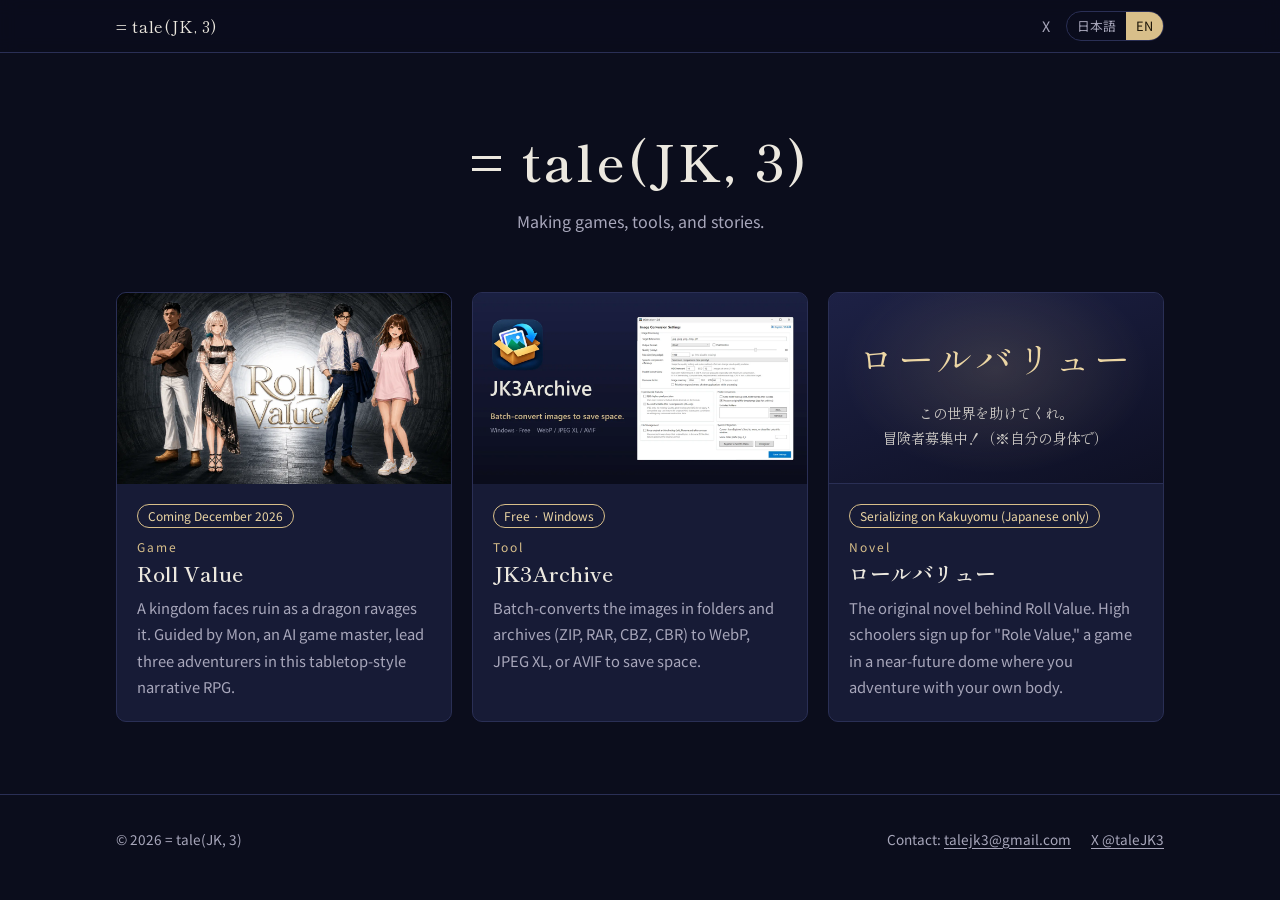
<file: index.html>
<!doctype html>
<html lang="ja" data-lang="ja">
<head>
<meta charset="utf-8">
<meta name="viewport" content="width=device-width,initial-scale=1">
<title>= tale(JK, 3)</title>
<meta name="description" content="= tale(JK, 3)（taleJK3）の作品ページ。ゲーム『Roll Value』、画像変換ツール『JK3Archive』など。">
<link rel="canonical" href="https://talejk3.com/">

<link rel="icon" type="image/png" sizes="32x32" href="/favicon-32.png">
<link rel="icon" type="image/png" sizes="16x16" href="/favicon-16.png">

<meta property="og:title" content="= tale(JK, 3)">
<meta property="og:description" content="= tale(JK, 3)（taleJK3）の作品ページ。ゲーム『Roll Value』、画像変換ツール『JK3Archive』など。">
<meta property="og:type" content="website">
<meta property="og:url" content="https://talejk3.com/">
<meta property="og:site_name" content="= tale(JK, 3)">
<meta property="og:image" content="https://talejk3.com/rollvalue/img/og-rollvalue.jpg">
<meta property="og:image:width" content="1200">
<meta property="og:image:height" content="630">
<meta name="twitter:card" content="summary_large_image">
<meta name="twitter:site" content="@taleJK3">
<meta name="twitter:image" content="https://talejk3.com/rollvalue/img/og-rollvalue.jpg">

<link rel="preconnect" href="https://fonts.googleapis.com">
<link rel="preconnect" href="https://fonts.gstatic.com" crossorigin>
<link rel="stylesheet" href="https://fonts.googleapis.com/css2?family=Noto+Sans+JP:wght@400;700&family=Shippori+Mincho:wght@600&display=swap">
<link rel="stylesheet" href="/assets/site.css">

<!-- ===== 変わりうる値はここだけで管理する ===== -->
<script>
window.SITE = {
  title: "= tale(JK, 3)",
  // 体験版をSteamで公開したら true にする
  demoLive: false,
  links: {
    x: "https://x.com/taleJK3",
    mail: "mailto:talejk3@gmail.com",
    novel: "https://kakuyomu.jp/works/11054822665122186584"
  },
  email: "talejk3@gmail.com"
};
</script>
<script src="/assets/site.js"></script>
</head>

<body>

<header class="site-header">
  <div class="wrap">
    <a class="brand" href="/">= tale(JK, 3)</a>
    <nav class="header-nav" aria-label="Site">
      <a href="https://x.com/taleJK3" data-href="links.x" target="_blank" rel="noopener">X</a>
      <span class="lang-switch" role="group" aria-label="Language">
        <button type="button" data-set-lang="ja" aria-pressed="true">日本語</button>
        <button type="button" data-set-lang="en" aria-pressed="false">EN</button>
      </span>
    </nav>
  </div>
</header>

<main>
  <section class="brand-hero">
    <div class="wrap">
      <h1>= tale(JK, 3)</h1>
      <p>
        <span lang="ja">ゲームとツールと物語をつくっています。</span>
        <span lang="en">Making games, tools, and stories.</span>
      </p>
    </div>
  </section>

  <!-- 作品カード。公開したものから追加する（種類はカード内の分類で示す） -->
  <section class="wrap works" aria-label="Works">
    <a class="work-card" href="/rollvalue/">
      <img src="/rollvalue/img/capsule.webp" width="1232" height="706" alt="">
      <div class="body">
        <span class="tag demo-live"><span lang="ja">体験版 配信中</span><span lang="en">Demo out now</span></span>
        <span class="tag demo-soon"><span lang="ja">2026年12月 発売予定</span><span lang="en">Coming December 2026</span></span>
        <p class="work-kind"><span lang="ja">ゲーム</span><span lang="en">Game</span></p>
        <h3>Roll Value</h3>
        <p>
          <span lang="ja">ドラゴンの襲来で滅亡の危機にある王国。AIゲームマスター・モンの案内で3人の冒険者を導く、テーブルトップ風の物語RPG。</span>
          <span lang="en">A kingdom faces ruin as a dragon ravages it. Guided by Mon, an AI game master, lead three adventurers in this tabletop-style narrative RPG.</span>
        </p>
      </div>
    </a>

    <a class="work-card" href="/tools/jk3archive/">
      <img lang="ja" src="/tools/jk3archive/img/card-ja.webp" width="1232" height="706" alt="">
      <img lang="en" src="/tools/jk3archive/img/card-en.webp" width="1232" height="706" alt="" loading="lazy">
      <div class="body">
        <span class="tag"><span lang="ja">無料・Windows</span><span lang="en">Free · Windows</span></span>
        <p class="work-kind"><span lang="ja">ツール</span><span lang="en">Tool</span></p>
        <h3>JK3Archive</h3>
        <p>
          <span lang="ja">フォルダや書庫（ZIP・RAR・CBZ・CBR）の中の画像をWebP・JPEG XL・AVIFへ一括変換して、容量を小さくするツール。</span>
          <span lang="en">Batch-converts the images in folders and archives (ZIP, RAR, CBZ, CBR) to WebP, JPEG XL, or AVIF to save space.</span>
        </p>
      </div>
    </a>

    <a class="work-card" href="https://kakuyomu.jp/works/11054822665122186584" data-href="links.novel" target="_blank" rel="noopener">
      <div class="novel-cover" aria-hidden="true">
        <span class="novel-cover-title">ロールバリュー</span>
        <span class="novel-cover-copy">この世界を助けてくれ。<br>冒険者募集中！（※自分の身体で）</span>
      </div>
      <div class="body">
        <span class="tag"><span lang="ja">カクヨムで連載中</span><span lang="en">Serializing on Kakuyomu (Japanese only)</span></span>
        <p class="work-kind"><span lang="ja">小説</span><span lang="en">Novel</span></p>
        <h3>ロールバリュー</h3>
        <p>
          <span lang="ja">ゲーム『Roll Value』の原作小説。近未来のドームの中、自分の身体で冒険するゲーム「ロールバリュー」に参加した高校生たちの物語。</span>
          <span lang="en">The original novel behind Roll Value. High schoolers sign up for "Role Value," a game in a near-future dome where you adventure with your own body.</span>
        </p>
      </div>
    </a>
  </section>
</main>

<footer class="footer">
  <div class="wrap">
    <span>© <span id="year">2026</span> = tale(JK, 3)</span>
    <span class="footer-links">
      <span class="footer-contact"><span lang="ja">お問い合わせ：</span><span lang="en">Contact: </span><a href="mailto:talejk3@gmail.com" data-href="links.mail" data-k="email">talejk3@gmail.com</a></span>
      <a href="https://x.com/taleJK3" target="_blank" rel="noopener">X @taleJK3</a>
    </span>
  </div>
</footer>

</body>
</html>
</file>
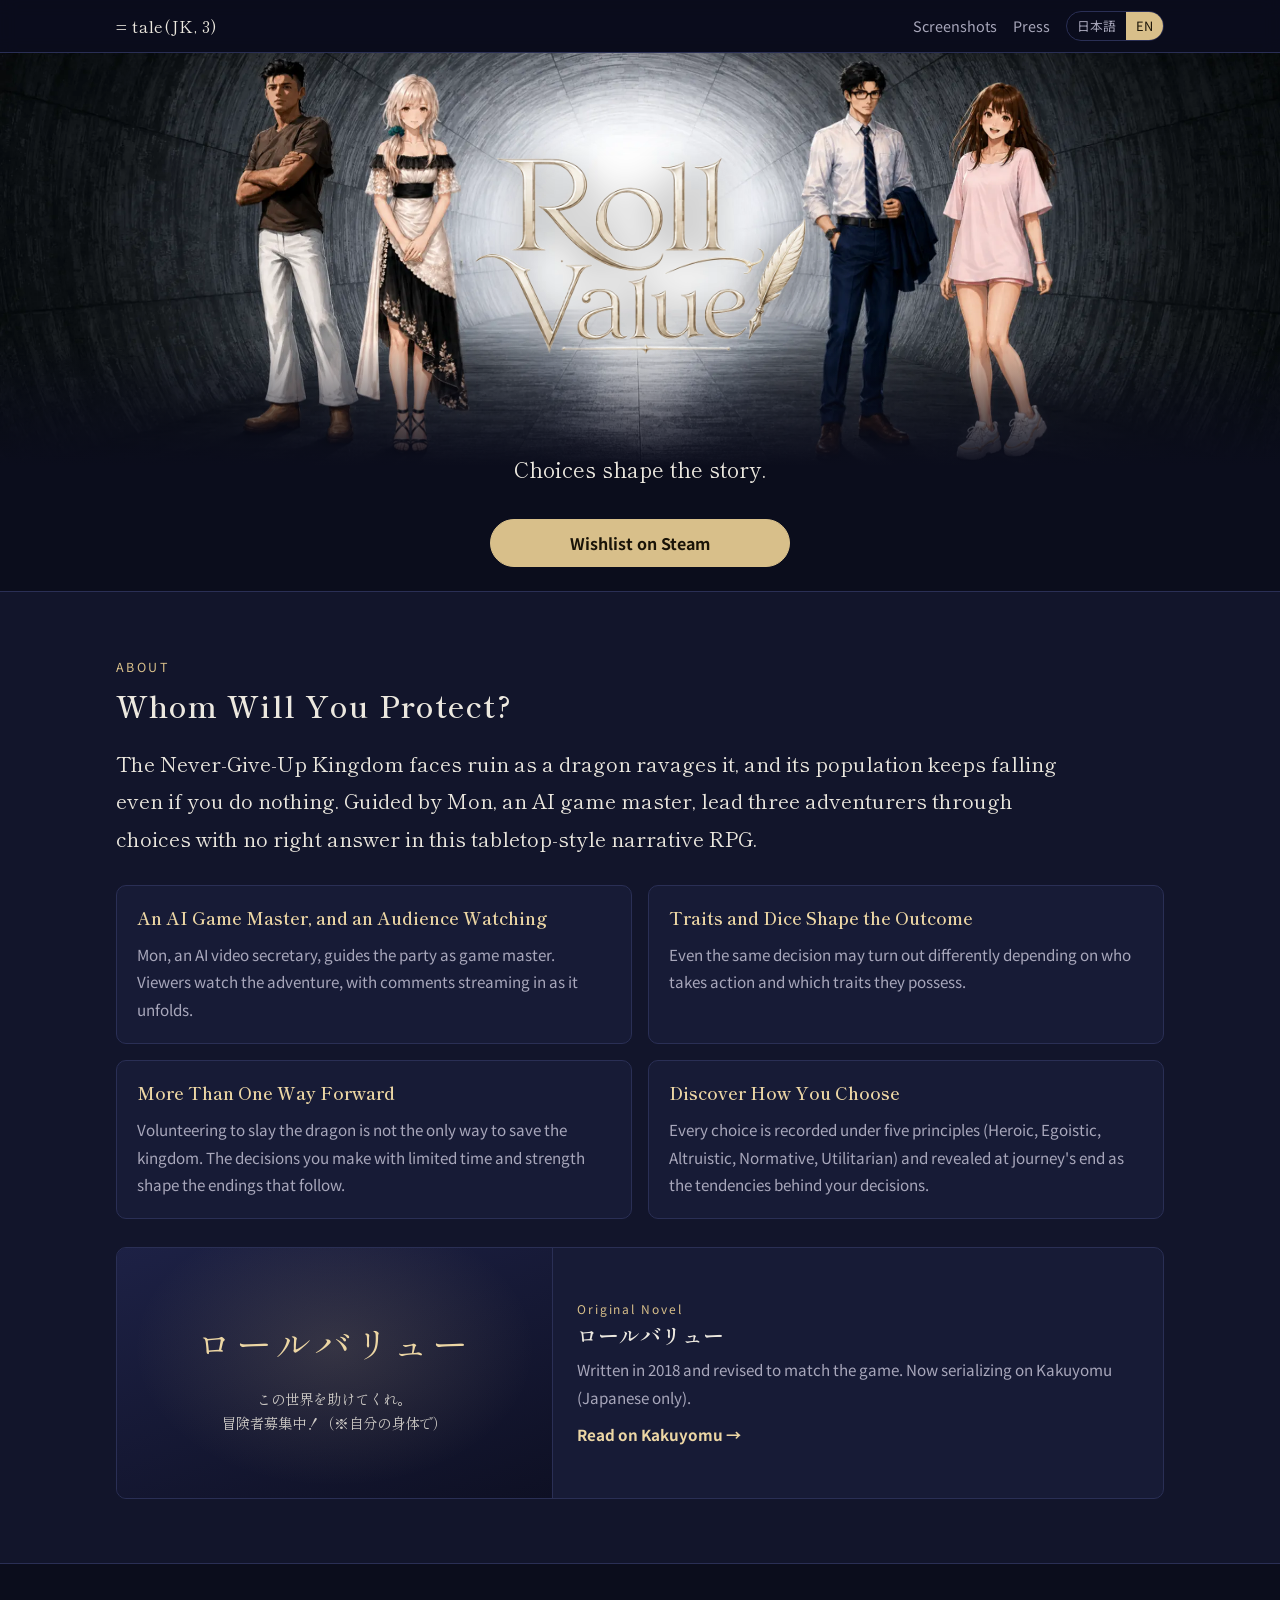
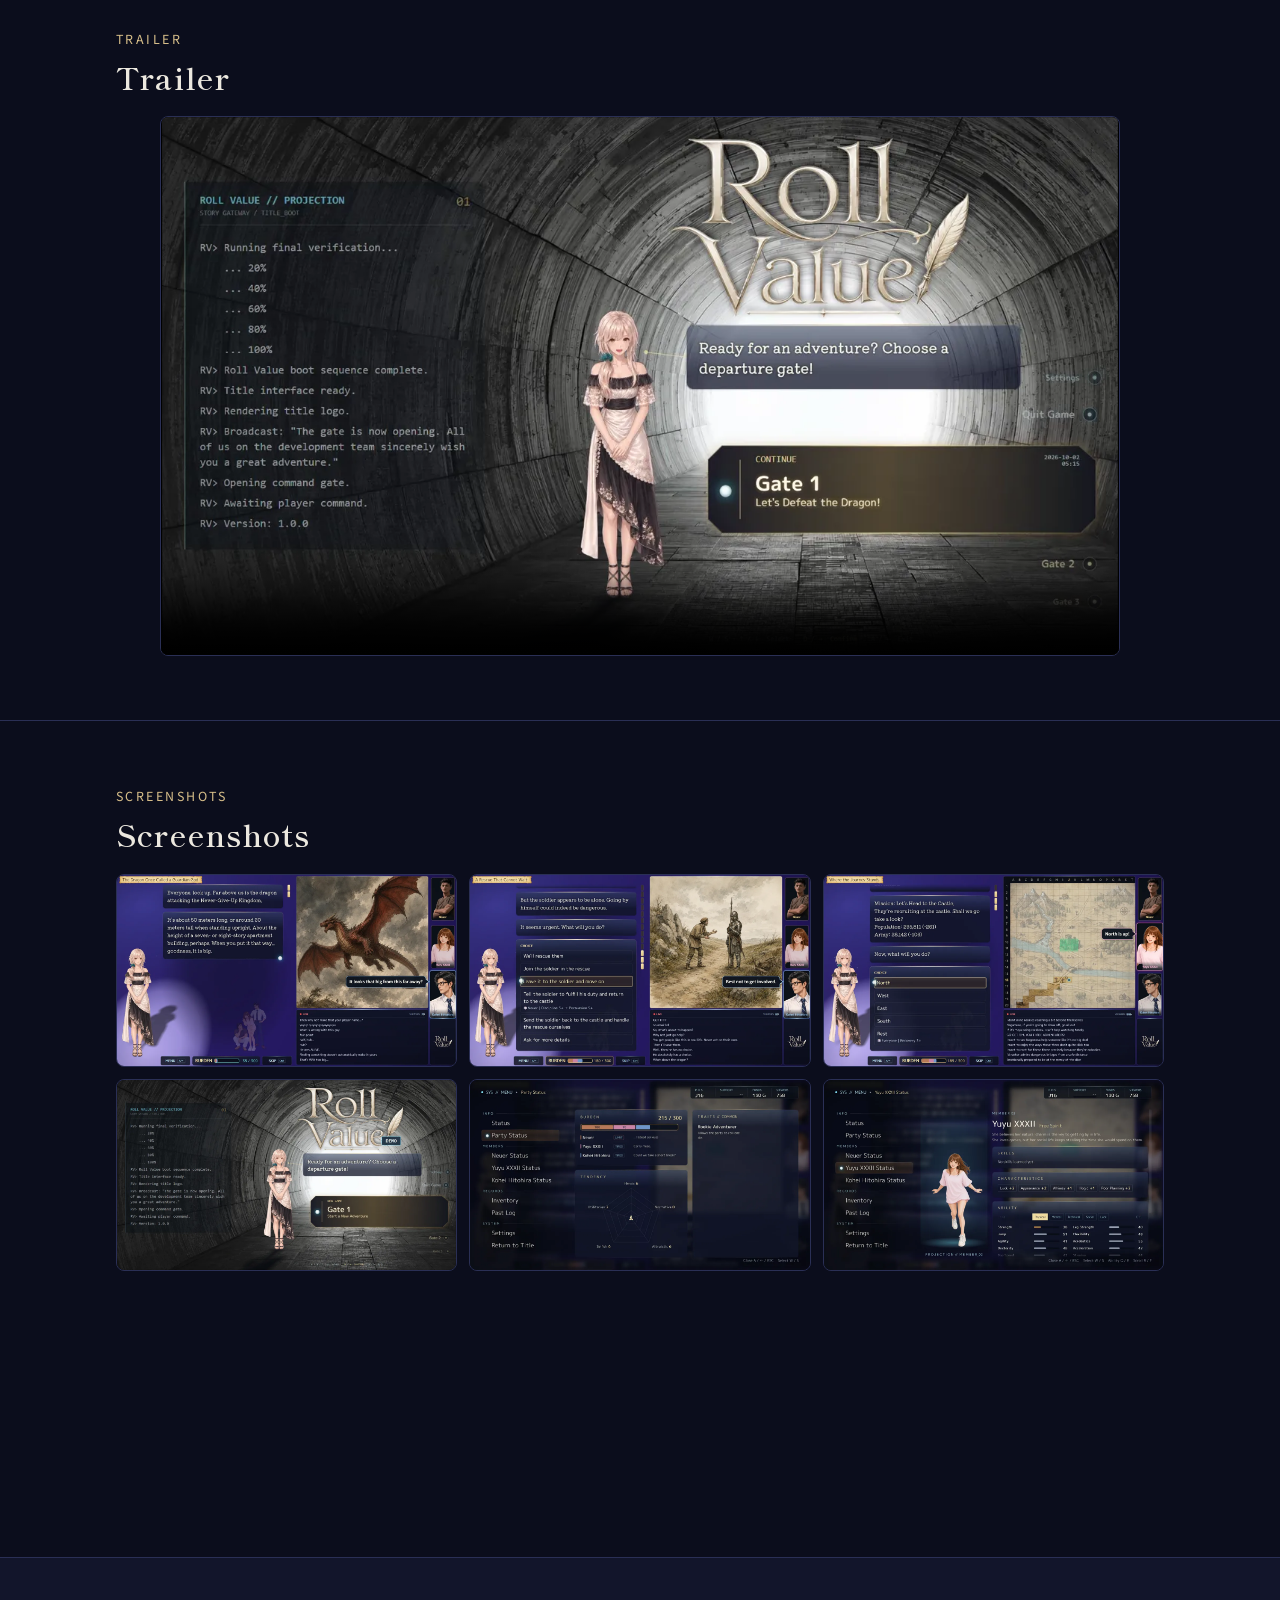
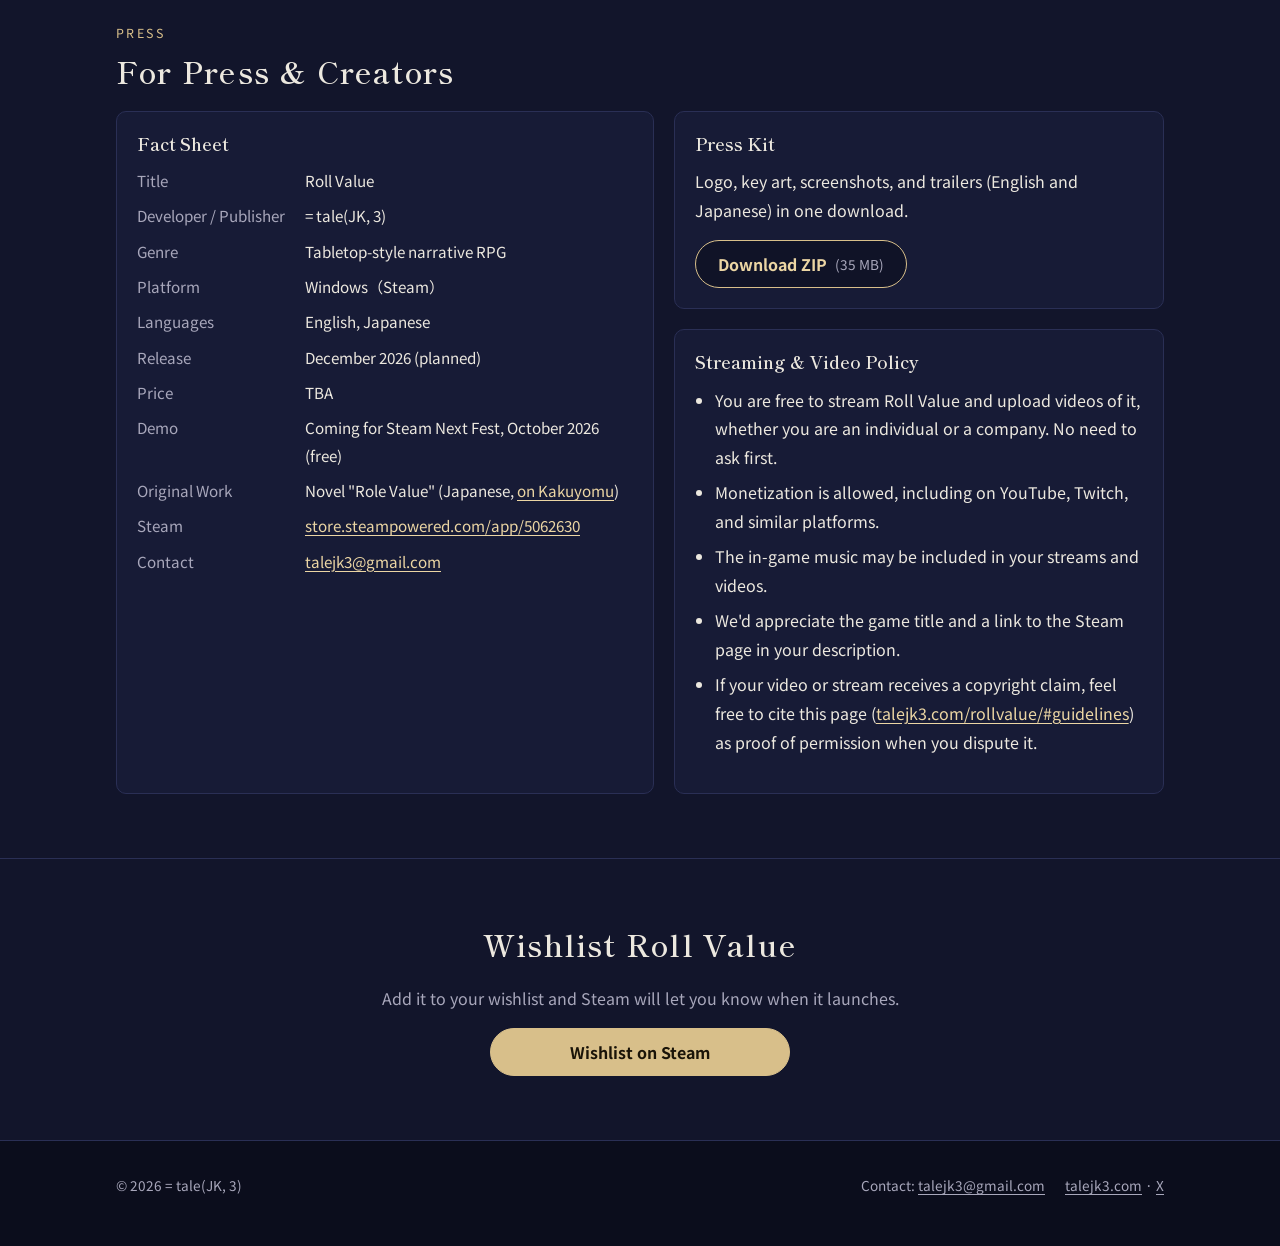
<file: rollvalue/index.html>
<!doctype html>
<html lang="ja" data-lang="ja">
<head>
<meta charset="utf-8">
<meta name="viewport" content="width=device-width,initial-scale=1">
<title>Roll Value｜= tale(JK, 3)</title>
<meta name="description" content="ドラゴンの襲来で滅亡の危機にある王国。AIゲームマスター・モンの案内で、3人の冒険者を導こう。テーブルトップ風の物語RPG『Roll Value（RollValue）』。Steamでウィッシュリスト受付中。">
<link rel="canonical" href="https://talejk3.com/rollvalue/">

<!-- 検索エンジン向けの作品情報。alternateName は「rollvalue」と詰めた検索のため -->
<script type="application/ld+json">
{
  "@context": "https://schema.org",
  "@type": "VideoGame",
  "name": "Roll Value",
  "alternateName": "RollValue",
  "url": "https://talejk3.com/rollvalue/",
  "image": "https://talejk3.com/rollvalue/img/og-rollvalue.jpg",
  "description": "ドラゴンの襲来で滅亡の危機にある王国。AIゲームマスター・モンの案内で、3人の冒険者を導く、テーブルトップ風の物語RPG。",
  "genre": ["RPG", "Adventure"],
  "gamePlatform": "PC",
  "operatingSystem": "Windows",
  "applicationCategory": "Game",
  "inLanguage": ["ja", "en"],
  "author": { "@type": "Organization", "name": "= tale(JK, 3)", "url": "https://talejk3.com/" },
  "publisher": { "@type": "Organization", "name": "= tale(JK, 3)", "url": "https://talejk3.com/" },
  "sameAs": ["https://store.steampowered.com/app/5062630/"],
  "trailer": {
    "@type": "VideoObject",
    "name": "Roll Value トレーラー",
    "description": "ドラゴンの襲来で滅亡の危機にある王国。AIゲームマスター・モンの案内で、3人の冒険者を導く、テーブルトップ風の物語RPG。",
    "thumbnailUrl": "https://talejk3.com/rollvalue/video/trailer-ja-poster.webp",
    "contentUrl": "https://talejk3.com/rollvalue/video/trailer-ja.mp4",
    "uploadDate": "2026-10-02",
    "duration": "PT51S"
  }
}
</script>

<link rel="icon" type="image/png" sizes="32x32" href="/favicon-32.png">
<link rel="icon" type="image/png" sizes="16x16" href="/favicon-16.png">

<meta property="og:title" content="Roll Value">
<meta property="og:description" content="ドラゴンの襲来で滅亡の危機にある王国。AIゲームマスター・モンの案内で、3人の冒険者を導こう。テーブルトップ風の物語RPG。Steamでウィッシュリスト受付中。">
<meta property="og:type" content="website">
<meta property="og:url" content="https://talejk3.com/rollvalue/">
<meta property="og:site_name" content="= tale(JK, 3)">
<meta property="og:image" content="https://talejk3.com/rollvalue/img/og-rollvalue.jpg">
<meta property="og:image:width" content="1200">
<meta property="og:image:height" content="630">
<meta property="og:image:alt" content="Roll Value キーアート">
<meta property="og:locale" content="ja_JP">
<meta property="og:locale:alternate" content="en_US">
<meta name="twitter:card" content="summary_large_image">
<meta name="twitter:site" content="@taleJK3">
<meta name="twitter:image" content="https://talejk3.com/rollvalue/img/og-rollvalue.jpg">

<link rel="preconnect" href="https://fonts.googleapis.com">
<link rel="preconnect" href="https://fonts.gstatic.com" crossorigin>
<link rel="stylesheet" href="https://fonts.googleapis.com/css2?family=Noto+Sans+JP:wght@400;700&family=Shippori+Mincho:wght@600&display=swap">
<link rel="stylesheet" href="/assets/site.css">

<!-- ===== 変わりうる値はここだけで管理する ===== -->
<script>
window.SITE = {
  title: { ja: "Roll Value｜= tale(JK, 3)", en: "Roll Value | = tale(JK, 3)" },
  links: {
    // Steamへのリンク。各ボタンの data-utm-content（置き場所）が utm_content として付く
    steam: "https://store.steampowered.com/app/5062630/Roll_Value/?utm_source=talejk3&utm_medium=web",
    widget: { ja: "https://store.steampowered.com/widget/5062630/?l=japanese", en: "https://store.steampowered.com/widget/5062630/?l=english" },
    x: "https://x.com/taleJK3",
    mail: "mailto:talejk3@gmail.com",
    presskit: "/rollvalue/presskit/RollValue_presskit.zip",
    novel: "https://kakuyomu.jp/works/11054822665122186584"
  },
  email: "talejk3@gmail.com",
  // 体験版をSteamで公開したら true にする（ボタンと案内文が切り替わる）
  demoLive: false,
  // Steam Next フェス（終了時刻を過ぎるとフェスの案内は自動で隠れる）
  fest: { start: "2026-10-19T10:00:00-07:00", end: "2026-10-26T10:00:00-07:00" },
  facts: {
    release: { ja: "2026年12月予定", en: "December 2026 (planned)" },
    price: { ja: "未定", en: "TBA" }
  }
};
</script>
<script src="/assets/site.js"></script>

<style>
  /* ---- ヒーロー ---- */
  .hero { position: relative; background: var(--bg); }
  .hero-art { position: relative; display: block; }
  .hero-art picture img { width: 100%; aspect-ratio: 1232 / 706; object-fit: cover; }
  .hero-art::after {
    content: ""; position: absolute; inset: auto 0 0 0; height: 30%;
    background: linear-gradient(to bottom, rgba(11,13,28,0), var(--bg));
    pointer-events: none;
  }
  .hero-logo { display: none; }
  .hero-body { position: relative; text-align: center; padding: 8px 0 24px; background: var(--bg); }
  .hero-tagline { font-family: var(--font-serif); font-size: clamp(1.05rem, .95rem + .6vw, 1.35rem); margin-bottom: 1.4em; }
  .hero-note { margin-top: 18px; font-size: .9rem; color: var(--muted); }
  .hero-note strong { color: var(--gold-strong); font-weight: 700; }

  @media (min-width: 760px) {
    .hero-art picture img { aspect-ratio: 3840 / 1240; }
    .hero-logo {
      display: block; position: absolute; left: 50%; top: 50%;
      width: min(26%, 340px); transform: translate(-50%, -52%);
      filter: drop-shadow(0 4px 18px rgba(0,0,0,.45));
    }
    .hero-body { margin-top: -24px; background: transparent; }
  }

  .hero + .section { padding-top: 8px; }

  /* ---- フェス ---- */
  .fest {
    display: grid; gap: 8px 24px; align-items: center;
    border: 1px solid var(--gold); background: linear-gradient(135deg, #1d2145, #141834);
  }
  @media (min-width: 760px) { .fest { grid-template-columns: 1fr auto; padding: 28px 32px; } }
  .fest h2 { margin-bottom: .2em; }
  .fest p { margin: 0; color: var(--muted); }
  .fest-period { color: var(--text) !important; font-weight: 700; font-size: 1.05rem; }
  .fest-badge {
    display: inline-block; font-size: .75rem; font-weight: 700; letter-spacing: .1em;
    padding: 0 10px; border-radius: 999px; background: var(--gold); color: var(--on-gold); margin-bottom: 6px;
  }
  .fest-badge[data-when] { display: none; }
  :root[data-fest="upcoming"] .fest-badge[data-when="upcoming"],
  :root[data-fest="live"] .fest-badge[data-when="live"] { display: inline-block; }

  /* ---- 特徴 ---- */
  .lead { font-family: var(--font-serif); font-size: clamp(1.1rem, 1rem + .5vw, 1.3rem); max-width: 46em; }
  .features { display: grid; gap: 16px; grid-template-columns: repeat(auto-fit, minmax(min(100%, 400px), 1fr)); margin-top: 28px; }
  .features h3 { color: var(--gold-strong); }
  .features p { margin: 0; color: var(--muted); font-size: .95rem; }

  /* ---- スクリーンショット ---- */
  .trailer video { display: block; width: 100%; height: auto; aspect-ratio: 16 / 9; max-width: 960px; margin: 0 auto; background: #000; border: 1px solid var(--line); border-radius: 8px; }

  .shots { display: grid; gap: 12px; grid-template-columns: repeat(auto-fill, minmax(min(100%, 300px), 1fr)); }
  .shots a { display: block; border-radius: 8px; overflow: hidden; border: 1px solid var(--line); }
  .shots a:hover { border-color: var(--gold); }
  .shots img { width: 100%; aspect-ratio: 16 / 9; object-fit: cover; }

  .widget { margin-top: 32px; }
  /* color-scheme を揃えないと、ダークなページでは iframe の背景が白く塗られる（角と下の白） */
  .widget iframe { display: block; width: 100%; max-width: 646px; height: 190px; border: 0; margin: 0 auto; color-scheme: normal; }
  /* Steamウィジェットは幅が固定で、スマホ幅では中で横スクロールになるため出さない（CTAで代替） */
  @media (max-width: 645px) { .widget { display: none; } }

  /* ---- プレス ---- */
  .press-grid { display: grid; gap: 20px; }
  @media (min-width: 900px) { .press-grid { grid-template-columns: 1.1fr 1fr; } }
  .facts { display: grid; grid-template-columns: max-content 1fr; gap: 8px 20px; margin: 0; font-size: .95rem; }
  .facts dt { color: var(--muted); }
  .facts dd { margin: 0; overflow-wrap: anywhere; }
  .guidelines ul { margin: 0 0 1em; padding-left: 1.2em; }
  .guidelines li { margin-bottom: .4em; }
  .kit-size { color: var(--muted); font-size: .85rem; font-weight: 400; }
  .press-card h3 { margin-top: 0; }
  .press-card + .press-card { margin-top: 20px; }


  .final-cta { text-align: center; }
  .final-cta p { color: var(--muted); }
</style>
</head>

<body>

<header class="site-header">
  <div class="wrap">
    <a class="brand" href="/">= tale(JK, 3)</a>
    <nav class="header-nav" aria-label="Page">
      <a class="nav-link" href="#screenshots"><span lang="ja">スクリーンショット</span><span lang="en">Screenshots</span></a>
      <a class="nav-link" href="#press"><span lang="ja">プレス</span><span lang="en">Press</span></a>
      <span class="lang-switch" role="group" aria-label="Language">
        <button type="button" data-set-lang="ja" aria-pressed="true">日本語</button>
        <button type="button" data-set-lang="en" aria-pressed="false">EN</button>
      </span>
    </nav>
  </div>
</header>

<main>

  <!-- ===== ヒーロー＋上部CTA ===== -->
  <section class="hero" aria-labelledby="title">
    <div class="hero-art">
      <picture>
        <source media="(min-width: 760px)" srcset="img/hero-2400.webp" width="2400" height="775">
        <img src="img/capsule.webp" width="1232" height="706" alt="" fetchpriority="high">
      </picture>
      <img class="hero-logo" src="img/logo.webp" width="800" height="480" alt="">
    </div>
    <div class="hero-body">
      <div class="wrap">
        <h1 id="title" class="visually-hidden">Roll Value</h1>
        <p class="hero-tagline">
          <span lang="ja">選択が、物語を分ける。</span>
          <span lang="en">Choices shape the story.</span>
        </p>
        <div class="btn-row">
          <a class="btn btn-primary demo-live" href="https://store.steampowered.com/app/5062630/Roll_Value/?utm_source=talejk3&amp;utm_medium=web&amp;utm_content=hero" data-href="links.steam" data-utm-content="hero" target="_blank" rel="noopener">
            <span lang="ja">体験版を今すぐプレイ</span><span lang="en">Play the Free Demo</span>
          </a>
          <a class="btn btn-secondary btn-wishlist" href="https://store.steampowered.com/app/5062630/Roll_Value/?utm_source=talejk3&amp;utm_medium=web&amp;utm_content=hero" data-href="links.steam" data-utm-content="hero" target="_blank" rel="noopener">
            <span lang="ja">ウィッシュリストに追加</span><span lang="en">Wishlist on Steam</span>
          </a>
        </div>
        <p class="hero-note" data-fest>
          <strong>Steam Next Fest</strong><span lang="ja"> に参加します：</span><span lang="en">: </span><span data-fest-period></span>
        </p>
      </div>
    </div>
  </section>

  <!-- ===== Steam Next フェス ===== -->
  <section class="section" data-fest aria-labelledby="fest-title">
    <div class="wrap">
      <div class="card fest">
        <div>
          <span class="fest-badge" data-when="upcoming"><span lang="ja">開催予定</span><span lang="en">COMING UP</span></span>
          <span class="fest-badge" data-when="live"><span lang="ja">開催中</span><span lang="en">LIVE NOW</span></span>
          <h2 id="fest-title">Steam Next Fest</h2>
          <p class="fest-period" data-fest-period></p>
          <p class="demo-live">
            <span lang="ja">体験版は公開中です。フェス期間中も、Steamから無料でプレイできます。</span>
            <span lang="en">The free demo is out now on Steam and playable throughout the festival.</span>
          </p>
          <p class="demo-soon">
            <span lang="ja">フェス期間中は、Steamで体験版を無料でプレイできます。ウィッシュリストに追加してお待ちください。</span>
            <span lang="en">Play the free demo on Steam during the festival. Wishlist now so you don't miss it.</span>
          </p>
        </div>
        <a class="btn btn-primary demo-live" href="https://store.steampowered.com/app/5062630/Roll_Value/?utm_source=talejk3&amp;utm_medium=web&amp;utm_content=fest" data-href="links.steam" data-utm-content="fest" target="_blank" rel="noopener">
          <span lang="ja">Steamで体験版をプレイ</span><span lang="en">Play the Demo on Steam</span>
        </a>
        <a class="btn btn-primary demo-soon" href="https://store.steampowered.com/app/5062630/Roll_Value/?utm_source=talejk3&amp;utm_medium=web&amp;utm_content=fest" data-href="links.steam" data-utm-content="fest" target="_blank" rel="noopener">
          <span lang="ja">ウィッシュリストに追加</span><span lang="en">Wishlist on Steam</span>
        </a>
      </div>
    </div>
  </section>

  <!-- ===== 紹介・特徴（Steamストアの説明文に合わせる） ===== -->
  <section class="section section-alt" id="about" aria-labelledby="about-title">
    <div class="wrap">
      <p class="eyebrow">About</p>
      <h2 id="about-title"><span lang="ja">誰を守り、何を優先するか</span><span lang="en">Whom Will You Protect?</span></h2>
      <p class="lead">
        <span lang="ja">ドラゴンの襲来で滅亡の危機にあるネバギブ国。何もしなくても、国の人口は減っていきます。AIゲームマスター・モンの案内で3人の冒険者の決断を導く、テーブルトップ風の物語RPGです。</span>
        <span lang="en">The Never-Give-Up Kingdom faces ruin as a dragon ravages it, and its population keeps falling even if you do nothing. Guided by Mon, an AI game master, lead three adventurers through choices with no right answer in this tabletop-style narrative RPG.</span>
      </p>
      <div class="features">
        <div class="card">
          <h3><span lang="ja">AIゲームマスターと、見守る視聴者</span><span lang="en">An AI Game Master, and an Audience Watching</span></h3>
          <p>
            <span lang="ja">冒険を案内するのは、AI映像秘書のモン。冒険の様子は視聴者に見守られ、コメントが次々と流れていきます。</span>
            <span lang="en">Mon, an AI video secretary, guides the party as game master. Viewers watch the adventure, with comments streaming in as it unfolds.</span>
          </p>
        </div>
        <div class="card">
          <h3><span lang="ja">特性とダイスが結果を変える</span><span lang="en">Traits and Dice Shape the Outcome</span></h3>
          <p>
            <span lang="ja">同じ選択肢でも、誰が挑むか、どんな特性を持っているかによって、結果は同じとは限りません。</span>
            <span lang="en">Even the same decision may turn out differently depending on who takes action and which traits they possess.</span>
          </p>
        </div>
        <div class="card">
          <h3><span lang="ja">道は一つではない</span><span lang="en">More Than One Way Forward</span></h3>
          <p>
            <span lang="ja">ドラゴン討伐に名乗りを上げるだけが、王国を救う道ではありません。限られた時間と戦力の中で積み重ねた判断が、結末へつながります。</span>
            <span lang="en">Volunteering to slay the dragon is not the only way to save the kingdom. The decisions you make with limited time and strength shape the endings that follow.</span>
          </p>
        </div>
        <div class="card">
          <h3><span lang="ja">あなたの選び方を映し出す</span><span lang="en">Discover How You Choose</span></h3>
          <p>
            <span lang="ja">選択は5つの行動原理（英雄的・利己的・利他的・規範的・功利的）として記録され、旅の終わりに選択の傾向として示されます。</span>
            <span lang="en">Every choice is recorded under five principles (Heroic, Egoistic, Altruistic, Normative, Utilitarian) and revealed at journey's end as the tendencies behind your decisions.</span>
          </p>
        </div>
      </div>

      <!-- 原作小説（カクヨム） -->
      <a class="card novel-banner" href="https://kakuyomu.jp/works/11054822665122186584" data-href="links.novel" target="_blank" rel="noopener">
        <div class="novel-cover" aria-hidden="true">
        <span class="novel-cover-title">ロールバリュー</span>
        <span class="novel-cover-copy">この世界を助けてくれ。<br>冒険者募集中！（※自分の身体で）</span>
      </div>
        <div class="body">
          <p class="work-kind"><span lang="ja">原作小説</span><span lang="en">Original Novel</span></p>
          <h3>ロールバリュー</h3>
          <p>
            <span lang="ja">2018年に書かれた原作を、ゲームにあわせて改稿。カクヨムで連載中です。</span>
            <span lang="en">Written in 2018 and revised to match the game. Now serializing on Kakuyomu (Japanese only).</span>
          </p>
          <span class="more"><span lang="ja">カクヨムで読む →</span><span lang="en">Read on Kakuyomu →</span></span>
        </div>
      </a>
    </div>
  </section>

  <!-- ===== トレーラー（Steamストアと同じもの。web用に圧縮） ===== -->
  <section class="section" id="trailer" aria-labelledby="trailer-title">
    <div class="wrap">
      <p class="eyebrow">Trailer</p>
      <h2 id="trailer-title"><span lang="ja">トレーラー</span><span lang="en">Trailer</span></h2>
      <div class="trailer">
        <video lang="ja" controls playsinline preload="none" width="1920" height="1080" poster="video/trailer-ja-poster.webp">
          <source src="video/trailer-ja.mp4" type="video/mp4">
        </video>
        <video lang="en" controls playsinline preload="none" width="1920" height="1080" poster="video/trailer-en-poster.webp">
          <source src="video/trailer-en.mp4" type="video/mp4">
        </video>
      </div>
    </div>
  </section>

  <!-- ===== スクリーンショット ===== -->
  <section class="section" id="screenshots" aria-labelledby="ss-title">
    <div class="wrap">
      <p class="eyebrow">Screenshots</p>
      <h2 id="ss-title"><span lang="ja">スクリーンショット</span><span lang="en">Screenshots</span></h2>
      <div class="shots">
        <a lang="ja" href="img/ss-01-jp.webp" target="_blank"><img src="img/ss-01-jp.webp" width="1280" height="720" loading="lazy" alt="進行画面：ゲームマスターのモンがドラゴンについて話す"></a>
        <a lang="en" href="img/ss-01-en.webp" target="_blank"><img src="img/ss-01-en.webp" width="1280" height="720" loading="lazy" alt="Gameplay: Mon, the game master, describes a dragon"></a>
        <a lang="ja" href="img/ss-02-jp.webp" target="_blank"><img src="img/ss-02-jp.webp" width="1280" height="720" loading="lazy" alt="選択肢の画面"></a>
        <a lang="en" href="img/ss-02-en.webp" target="_blank"><img src="img/ss-02-en.webp" width="1280" height="720" loading="lazy" alt="Choosing an action"></a>
        <a lang="ja" href="img/ss-03-jp.webp" target="_blank"><img src="img/ss-03-jp.webp" width="1280" height="720" loading="lazy" alt="マップと移動先の選択"></a>
        <a lang="en" href="img/ss-03-en.webp" target="_blank"><img src="img/ss-03-en.webp" width="1280" height="720" loading="lazy" alt="Map and choosing where to go"></a>
        <a lang="ja" href="img/ss-06-jp.webp" target="_blank"><img src="img/ss-06-jp.webp" width="1280" height="720" loading="lazy" alt="タイトル画面"></a>
        <a lang="en" href="img/ss-06-en.webp" target="_blank"><img src="img/ss-06-en.webp" width="1280" height="720" loading="lazy" alt="Title screen"></a>
        <a lang="ja" href="img/ss-07-jp.webp" target="_blank"><img src="img/ss-07-jp.webp" width="1280" height="720" loading="lazy" alt="共通ステータス画面"></a>
        <a lang="en" href="img/ss-07-en.webp" target="_blank"><img src="img/ss-07-en.webp" width="1280" height="720" loading="lazy" alt="Party status screen"></a>
        <a lang="ja" href="img/ss-08-jp.webp" target="_blank"><img src="img/ss-08-jp.webp" width="1280" height="720" loading="lazy" alt="キャラクターのステータス画面"></a>
        <a lang="en" href="img/ss-08-en.webp" target="_blank"><img src="img/ss-08-en.webp" width="1280" height="720" loading="lazy" alt="Character status screen"></a>
      </div>


      <div class="widget">
        <iframe src="https://store.steampowered.com/widget/5062630/?l=japanese" data-src="links.widget" title="Roll Value on Steam" loading="lazy"></iframe>
      </div>
    </div>
  </section>

  <!-- ===== プレス ===== -->
  <section class="section section-alt" id="press" aria-labelledby="press-title">
    <div class="wrap">
      <p class="eyebrow">Press</p>
      <h2 id="press-title"><span lang="ja">プレス・配信者の方へ</span><span lang="en">For Press &amp; Creators</span></h2>
      <div class="press-grid">

        <div class="card">
          <h3><span lang="ja">ファクトシート</span><span lang="en">Fact Sheet</span></h3>
          <dl class="facts">
            <dt><span lang="ja">タイトル</span><span lang="en">Title</span></dt>
            <dd>Roll Value</dd>
            <dt><span lang="ja">開発・販売</span><span lang="en">Developer / Publisher</span></dt>
            <dd>= tale(JK, 3)</dd>
            <dt><span lang="ja">ジャンル</span><span lang="en">Genre</span></dt>
            <dd><span lang="ja">テーブルトップ風の物語RPG</span><span lang="en">Tabletop-style narrative RPG</span></dd>
            <dt><span lang="ja">対応OS</span><span lang="en">Platform</span></dt>
            <dd>Windows（Steam）</dd>
            <dt><span lang="ja">対応言語</span><span lang="en">Languages</span></dt>
            <dd><span lang="ja">日本語、英語</span><span lang="en">English, Japanese</span></dd>
            <dt><span lang="ja">発売時期</span><span lang="en">Release</span></dt>
            <dd data-k="facts.release">2026年12月予定</dd>
            <dt><span lang="ja">価格</span><span lang="en">Price</span></dt>
            <dd data-k="facts.price">未定</dd>
            <dt><span lang="ja">体験版</span><span lang="en">Demo</span></dt>
            <dd class="demo-live"><span lang="ja">Steamで配信中（無料）</span><span lang="en">Available now on Steam (free)</span></dd>
            <dd class="demo-soon"><span lang="ja">Steam Next フェス（2026年10月）に向けて公開予定（無料）</span><span lang="en">Coming for Steam Next Fest, October 2026 (free)</span></dd>
            <dt><span lang="ja">原作</span><span lang="en">Original Work</span></dt>
            <dd><span lang="ja">小説『ロールバリュー』（</span><span lang="en">Novel "Role Value" (Japanese, </span><a href="https://kakuyomu.jp/works/11054822665122186584" data-href="links.novel" target="_blank" rel="noopener"><span lang="ja">カクヨムで連載中</span><span lang="en">on Kakuyomu</span></a><span lang="ja">）</span><span lang="en">)</span></dd>
            <dt>Steam</dt>
            <dd><a href="https://store.steampowered.com/app/5062630/Roll_Value/?utm_source=talejk3&amp;utm_medium=web&amp;utm_content=factsheet" data-href="links.steam" data-utm-content="factsheet" target="_blank" rel="noopener">store.steampowered.com/app/5062630</a></dd>
            <dt><span lang="ja">連絡先</span><span lang="en">Contact</span></dt>
            <dd><a href="mailto:talejk3@gmail.com" data-href="links.mail" data-k="email">talejk3@gmail.com</a></dd>
          </dl>
        </div>

        <div>
          <div class="card press-card">
            <h3><span lang="ja">プレスキット</span><span lang="en">Press Kit</span></h3>
            <p>
              <span lang="ja">ロゴ、キーアート、スクリーンショット、トレーラー（日本語・英語）をまとめてダウンロードできます。</span>
              <span lang="en">Logo, key art, screenshots, and trailers (English and Japanese) in one download.</span>
            </p>
            <a class="btn btn-secondary" href="/rollvalue/presskit/RollValue_presskit.zip" data-href="links.presskit" download>
              <span lang="ja">ZIPをダウンロード</span><span lang="en">Download ZIP</span>
              <span class="kit-size">(35 MB)</span>
            </a>
          </div>

          <div class="card press-card guidelines" id="guidelines">
            <h3>
              <span lang="ja">配信・動画のガイドライン</span><span lang="en">Streaming &amp; Video Policy</span>
            </h3>
            <ul lang="ja">
              <li>本作の配信・実況動画の投稿は、個人・法人を問わず自由に行えます。事前の連絡は不要です。</li>
              <li>収益化も可能です（YouTube、Twitch、ニコニコ動画などの収益化機能を含みます）。</li>
              <li>ゲーム内の音楽を含めて配信できます。</li>
              <li>概要欄などに、タイトル名とSteamストアへのリンクを記載していただけると嬉しいです。</li>
              <li>動画や配信に権利の申し立てを受けた場合は、このページ（<a href="https://talejk3.com/rollvalue/?lang=ja#guidelines">talejk3.com/rollvalue/#guidelines</a>）を許諾の根拠として、異議申し立てにお使いください。</li>
            </ul>
            <ul lang="en">
              <li>You are free to stream Roll Value and upload videos of it, whether you are an individual or a company. No need to ask first.</li>
              <li>Monetization is allowed, including on YouTube, Twitch, and similar platforms.</li>
              <li>The in-game music may be included in your streams and videos.</li>
              <li>We'd appreciate the game title and a link to the Steam page in your description.</li>
              <li>If your video or stream receives a copyright claim, feel free to cite this page (<a href="https://talejk3.com/rollvalue/?lang=en#guidelines">talejk3.com/rollvalue/#guidelines</a>) as proof of permission when you dispute it.</li>
            </ul>
          </div>
        </div>

      </div>
    </div>
  </section>

  <!-- ===== 下部CTA ===== -->
  <section class="section section-alt final-cta" aria-label="Steam">
    <div class="wrap">
      <h2 class="demo-live"><span lang="ja">体験版、配信中</span><span lang="en">Play the Demo Now</span></h2>
      <h2 class="demo-soon"><span lang="ja">ウィッシュリストで応援を</span><span lang="en">Wishlist Roll Value</span></h2>
      <p>
        <span lang="ja">ウィッシュリストに追加すると、発売時にSteamからお知らせが届きます。</span>
        <span lang="en">Add it to your wishlist and Steam will let you know when it launches.</span>
      </p>
      <div class="btn-row">
        <a class="btn btn-primary demo-live" href="https://store.steampowered.com/app/5062630/Roll_Value/?utm_source=talejk3&amp;utm_medium=web&amp;utm_content=bottom" data-href="links.steam" data-utm-content="bottom" target="_blank" rel="noopener">
          <span lang="ja">体験版を今すぐプレイ</span><span lang="en">Play the Free Demo</span>
        </a>
        <a class="btn btn-secondary btn-wishlist" href="https://store.steampowered.com/app/5062630/Roll_Value/?utm_source=talejk3&amp;utm_medium=web&amp;utm_content=bottom" data-href="links.steam" data-utm-content="bottom" target="_blank" rel="noopener">
          <span lang="ja">ウィッシュリストに追加</span><span lang="en">Wishlist on Steam</span>
        </a>
      </div>
    </div>
  </section>

</main>

<footer class="footer">
  <div class="wrap">
    <span>© <span id="year">2026</span> = tale(JK, 3)</span>
    <span class="footer-links">
      <span class="footer-contact"><span lang="ja">お問い合わせ：</span><span lang="en">Contact: </span><a href="mailto:talejk3@gmail.com" data-href="links.mail" data-k="email">talejk3@gmail.com</a></span>
      <span><a href="/">talejk3.com</a> · <a href="https://x.com/taleJK3" target="_blank" rel="noopener">X</a></span>
    </span>
  </div>
</footer>

</body>
</html>
</file>
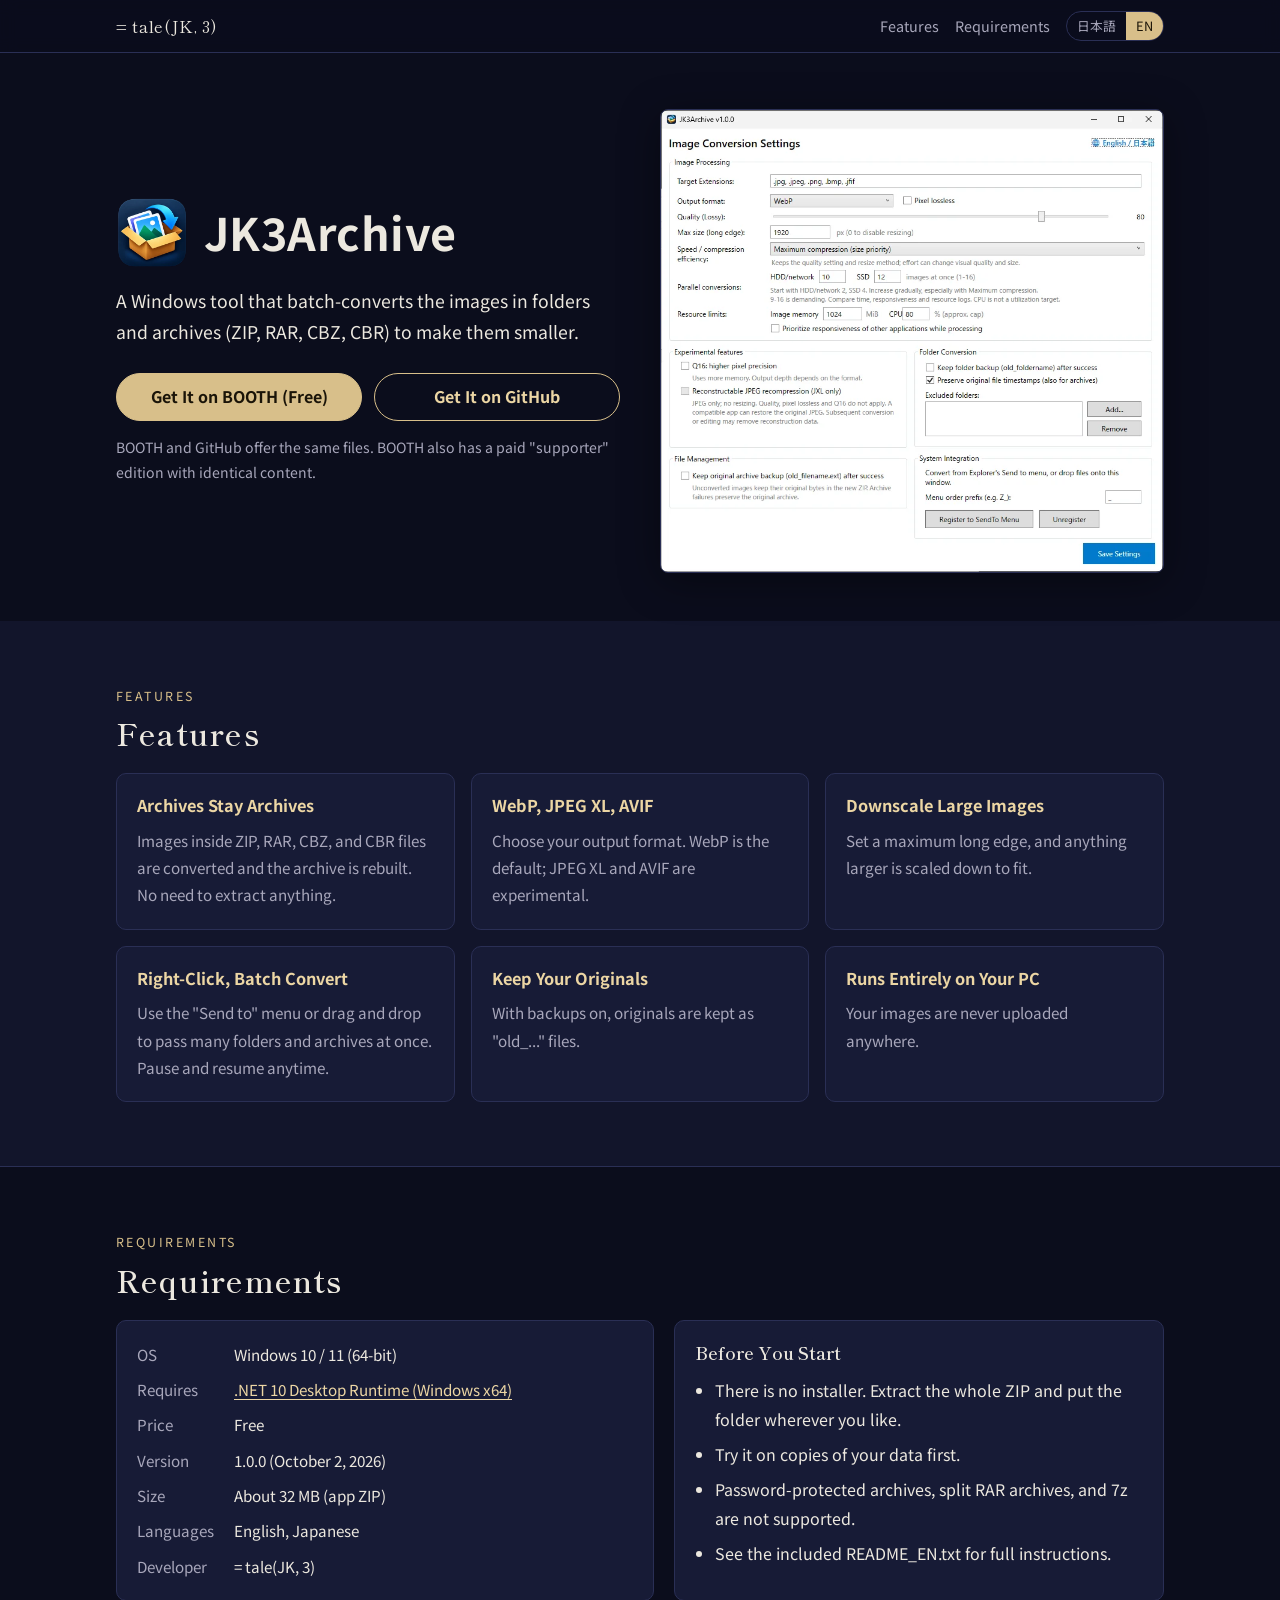
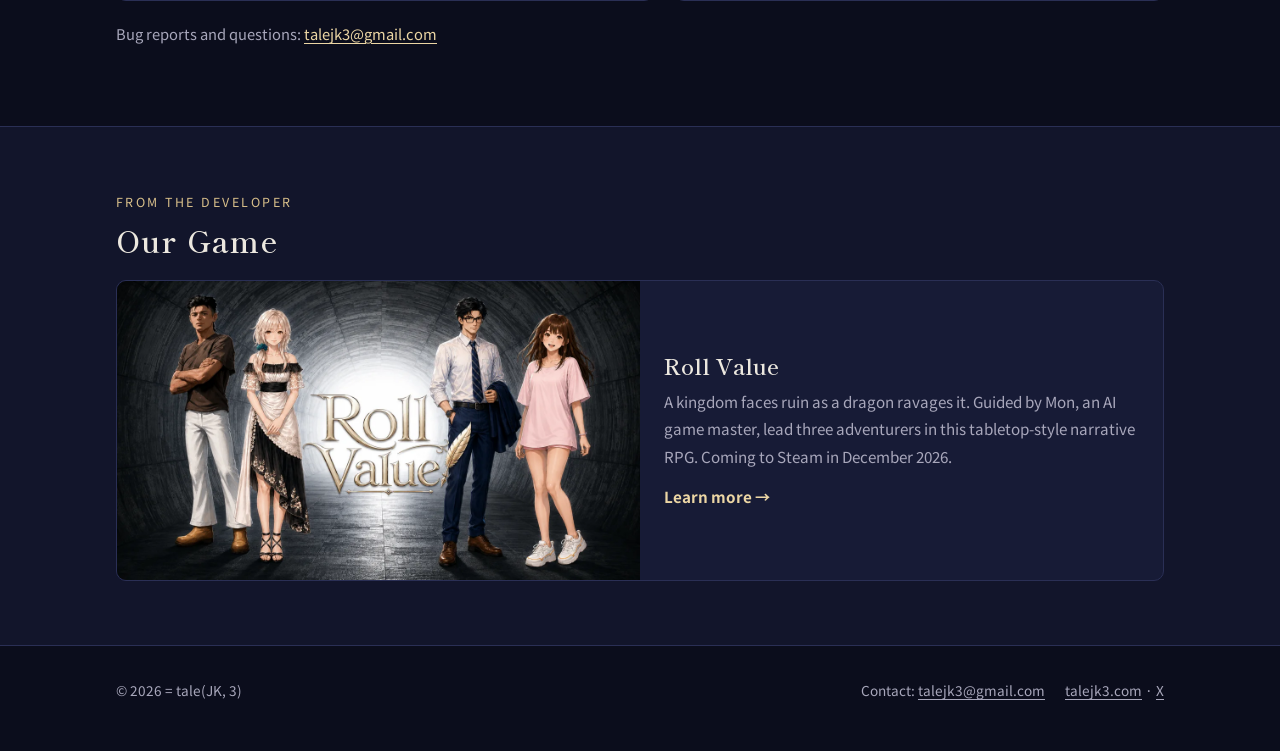
<file: tools/jk3archive/index.html>
<!doctype html>
<html lang="ja" data-lang="ja">
<head>
<meta charset="utf-8">
<meta name="viewport" content="width=device-width,initial-scale=1">
<title>JK3Archive｜= tale(JK, 3)</title>
<meta name="description" content="フォルダやZIP・RAR・CBZ・CBRの中の画像をWebP・JPEG XL・AVIFへ一括変換して、容量を小さくするWindows用の無料ツール。書庫は書庫のまま作り直します。">
<link rel="canonical" href="https://talejk3.com/tools/jk3archive/">

<link rel="icon" type="image/png" sizes="32x32" href="/favicon-32.png">
<link rel="icon" type="image/png" sizes="16x16" href="/favicon-16.png">

<meta property="og:title" content="JK3Archive">
<meta property="og:description" content="フォルダや書庫の中の画像を一括変換して、容量を小さくするWindows用の無料ツール。">
<meta property="og:type" content="website">
<meta property="og:url" content="https://talejk3.com/tools/jk3archive/">
<meta property="og:site_name" content="= tale(JK, 3)">
<meta property="og:image" content="https://talejk3.com/tools/jk3archive/img/og-jk3archive.jpg">
<meta property="og:image:width" content="1200">
<meta property="og:image:height" content="630">
<meta property="og:image:alt" content="JK3Archive の設定画面">
<meta property="og:locale" content="ja_JP">
<meta property="og:locale:alternate" content="en_US">
<meta name="twitter:card" content="summary_large_image">
<meta name="twitter:site" content="@taleJK3">
<meta name="twitter:image" content="https://talejk3.com/tools/jk3archive/img/og-jk3archive.jpg">

<!-- 検索エンジン向けのソフト情報 -->
<script type="application/ld+json">
{
  "@context": "https://schema.org",
  "@type": "SoftwareApplication",
  "name": "JK3Archive",
  "url": "https://talejk3.com/tools/jk3archive/",
  "image": "https://talejk3.com/tools/jk3archive/img/og-jk3archive.jpg",
  "description": "フォルダやZIP・RAR・CBZ・CBRの中の画像をWebP・JPEG XL・AVIFへ一括変換して、容量を小さくするWindows用ツール。",
  "applicationCategory": "MultimediaApplication",
  "operatingSystem": "Windows 10, Windows 11",
  "softwareVersion": "1.0.0",
  "downloadUrl": "https://talejk3.booth.pm/items/8927867",
  "offers": { "@type": "Offer", "price": "0", "priceCurrency": "JPY" },
  "author": { "@type": "Organization", "name": "= tale(JK, 3)", "url": "https://talejk3.com/" }
}
</script>

<link rel="preconnect" href="https://fonts.googleapis.com">
<link rel="preconnect" href="https://fonts.gstatic.com" crossorigin>
<link rel="stylesheet" href="https://fonts.googleapis.com/css2?family=Noto+Sans+JP:wght@400;700&family=Shippori+Mincho:wght@600&display=swap">
<link rel="stylesheet" href="/assets/site.css">

<!-- ===== 変わりうる値はここだけで管理する ===== -->
<script>
window.SITE = {
  title: { ja: "JK3Archive｜= tale(JK, 3)", en: "JK3Archive | = tale(JK, 3)" },
  links: {
    booth: "https://talejk3.booth.pm/items/8927867",
    github: "https://github.com/taleJK3/JK3Archive-releases/releases",
    dotnet: { ja: "https://dotnet.microsoft.com/ja-jp/download/dotnet/10.0", en: "https://dotnet.microsoft.com/en-us/download/dotnet/10.0" },
    x: "https://x.com/taleJK3",
    mail: "mailto:talejk3@gmail.com"
  },
  email: "talejk3@gmail.com",
  facts: {
    version: { ja: "1.0.0（2026年10月2日）", en: "1.0.0 (October 2, 2026)" },
    size: { ja: "本体ZIP 約32 MB", en: "About 32 MB (app ZIP)" }
  }
};
</script>
<script src="/assets/site.js"></script>

<style>
  .tool-hero { padding: 56px 0 48px; }
  .tool-hero .wrap { display: grid; grid-template-columns: minmax(0, 1fr); gap: 24px 40px; align-items: center; }
  @media (min-width: 860px) { .tool-hero .wrap { grid-template-columns: minmax(0, 1fr) minmax(0, 1fr); } }
  .tool-title { display: flex; align-items: center; gap: 16px; margin-bottom: 16px; }
  .tool-title img { width: 72px; height: 72px; }
  .tool-title h1 { font-family: var(--font-sans); font-weight: 700; font-size: clamp(2rem, 1.6rem + 2vw, 2.8rem); margin: 0; letter-spacing: .01em; }
  .tool-lead { font-size: 1.1rem; margin-bottom: 1.4em; }
  .tool-hero .btn-row { justify-content: flex-start; }
  .tool-note { margin: 14px 0 0; color: var(--muted); font-size: .88rem; }
  .tool-shot a { display: block; border-radius: 8px; overflow: hidden; border: 1px solid var(--line); box-shadow: 0 8px 40px rgba(0,0,0,.4); }
  .tool-shot a:hover { border-color: var(--gold); }
  .tool-shot img { width: 100%; }

  .features { display: grid; gap: 16px; grid-template-columns: repeat(auto-fit, minmax(min(100%, 300px), 1fr)); margin-top: 8px; }
  .features h3 { color: var(--gold-strong); font-family: var(--font-sans); font-weight: 700; font-size: 1.02rem; }
  .features p { margin: 0; color: var(--muted); font-size: .95rem; }

  .info-grid { display: grid; gap: 20px; }
  @media (min-width: 900px) { .info-grid { grid-template-columns: 1.1fr 1fr; } }
  .facts { display: grid; grid-template-columns: max-content 1fr; gap: 8px 20px; margin: 0; font-size: .95rem; }
  .facts dt { color: var(--muted); }
  .facts dd { margin: 0; overflow-wrap: anywhere; }
  .notes ul { margin: 0; padding-left: 1.2em; }
  .notes li { margin-bottom: .4em; }

  .promo { display: grid; gap: 0; overflow: hidden; padding: 0; text-decoration: none; color: var(--text); transition: border-color .15s; }
  @media (min-width: 760px) { .promo { grid-template-columns: 1fr 1fr; align-items: center; } }
  .promo:hover { border-color: var(--gold); color: var(--text); }
  .promo img { width: 100%; aspect-ratio: 1232 / 706; object-fit: cover; }
  .promo .body { padding: 20px 24px; }
  .promo h3 { font-size: 1.4rem; margin-bottom: .3em; }
  .promo p { color: var(--muted); margin: 0 0 .8em; font-size: .95rem; }
  .promo .more { color: var(--gold-strong); font-weight: 700; font-size: .95rem; }
</style>
</head>

<body>

<header class="site-header">
  <div class="wrap">
    <a class="brand" href="/">= tale(JK, 3)</a>
    <nav class="header-nav" aria-label="Page">
      <a class="nav-link" href="#features"><span lang="ja">特徴</span><span lang="en">Features</span></a>
      <a class="nav-link" href="#download"><span lang="ja">動作環境</span><span lang="en">Requirements</span></a>
      <span class="lang-switch" role="group" aria-label="Language">
        <button type="button" data-set-lang="ja" aria-pressed="true">日本語</button>
        <button type="button" data-set-lang="en" aria-pressed="false">EN</button>
      </span>
    </nav>
  </div>
</header>

<main>

  <!-- ===== ヒーロー＋ダウンロード ===== -->
  <section class="tool-hero" aria-labelledby="title">
    <div class="wrap">
      <div>
        <div class="tool-title">
          <img src="img/icon.webp" width="256" height="256" alt="">
          <h1 id="title">JK3Archive</h1>
        </div>
        <p class="tool-lead">
          <span lang="ja">フォルダや書庫（ZIP・RAR・CBZ・CBR）の中の画像を一括変換して、容量を小さくするWindows用ツールです。</span>
          <span lang="en">A Windows tool that batch-converts the images in folders and archives (ZIP, RAR, CBZ, CBR) to make them smaller.</span>
        </p>
        <div class="btn-row">
          <a class="btn btn-primary" href="https://talejk3.booth.pm/items/8927867" data-href="links.booth" target="_blank" rel="noopener">
            <span lang="ja">BOOTHで入手（無料）</span><span lang="en">Get It on BOOTH (Free)</span>
          </a>
          <a class="btn btn-secondary" href="https://github.com/taleJK3/JK3Archive-releases/releases" data-href="links.github" target="_blank" rel="noopener">
            <span lang="ja">GitHubで入手</span><span lang="en">Get It on GitHub</span>
          </a>
        </div>
        <p class="tool-note">
          <span lang="ja">BOOTHとGitHubの中身は同じです。BOOTHには、内容が同じ「開発支援版」（有料）もあります。</span>
          <span lang="en">BOOTH and GitHub offer the same files. BOOTH also has a paid "supporter" edition with identical content.</span>
        </p>
      </div>
      <div class="tool-shot shots">
        <a lang="ja" href="img/settings-ja.webp" target="_blank"><img src="img/settings-ja.webp" width="833" height="764" alt="JK3Archive の設定画面" fetchpriority="high"></a>
        <a lang="en" href="img/settings-en.webp" target="_blank"><img src="img/settings-en.webp" width="836" height="769" alt="JK3Archive settings window"></a>
      </div>
    </div>
  </section>

  <!-- ===== 特徴 ===== -->
  <section class="section section-alt" id="features" aria-labelledby="features-title">
    <div class="wrap">
      <p class="eyebrow">Features</p>
      <h2 id="features-title"><span lang="ja">特徴</span><span lang="en">Features</span></h2>
      <div class="features">
        <div class="card">
          <h3><span lang="ja">書庫は書庫のまま</span><span lang="en">Archives Stay Archives</span></h3>
          <p>
            <span lang="ja">ZIP・RAR・CBZ・CBRの中の画像を変換して、書庫のまま作り直します。展開する手間はいりません。</span>
            <span lang="en">Images inside ZIP, RAR, CBZ, and CBR files are converted and the archive is rebuilt. No need to extract anything.</span>
          </p>
        </div>
        <div class="card">
          <h3><span lang="ja">WebP・JPEG XL・AVIF</span><span lang="en">WebP, JPEG XL, AVIF</span></h3>
          <p>
            <span lang="ja">出力形式を選べます。標準はWebPです（JPEG XLとAVIFは実験的な対応です）。</span>
            <span lang="en">Choose your output format. WebP is the default; JPEG XL and AVIF are experimental.</span>
          </p>
        </div>
        <div class="card">
          <h3><span lang="ja">大きな画像は縮小</span><span lang="en">Downscale Large Images</span></h3>
          <p>
            <span lang="ja">長辺の最大サイズを指定すると、それより大きい画像を縮小します。</span>
            <span lang="en">Set a maximum long edge, and anything larger is scaled down to fit.</span>
          </p>
        </div>
        <div class="card">
          <h3><span lang="ja">右クリックからまとめて</span><span lang="en">Right-Click, Batch Convert</span></h3>
          <p>
            <span lang="ja">「送る」メニューやドラッグ＆ドロップで、複数のフォルダや書庫をまとめて渡せます。一時停止・再開もできます。</span>
            <span lang="en">Use the "Send to" menu or drag and drop to pass many folders and archives at once. Pause and resume anytime.</span>
          </p>
        </div>
        <div class="card">
          <h3><span lang="ja">元のファイルも残せる</span><span lang="en">Keep Your Originals</span></h3>
          <p>
            <span lang="ja">バックアップを有効にすると、元のファイルを「old_～」として残します。</span>
            <span lang="en">With backups on, originals are kept as "old_..." files.</span>
          </p>
        </div>
        <div class="card">
          <h3><span lang="ja">PCの中だけで処理</span><span lang="en">Runs Entirely on Your PC</span></h3>
          <p>
            <span lang="ja">画像をインターネットへ送信しません。</span>
            <span lang="en">Your images are never uploaded anywhere.</span>
          </p>
        </div>
      </div>
    </div>
  </section>

  <!-- ===== 動作環境・注意 ===== -->
  <section class="section" id="download" aria-labelledby="req-title">
    <div class="wrap">
      <p class="eyebrow">Requirements</p>
      <h2 id="req-title"><span lang="ja">動作環境</span><span lang="en">Requirements</span></h2>
      <div class="info-grid">
        <div class="card">
          <dl class="facts">
            <dt><span lang="ja">対応OS</span><span lang="en">OS</span></dt>
            <dd>Windows 10 / 11 (64-bit)</dd>
            <dt><span lang="ja">必要なもの</span><span lang="en">Requires</span></dt>
            <dd><a href="https://dotnet.microsoft.com/ja-jp/download/dotnet/10.0" data-href="links.dotnet" target="_blank" rel="noopener">.NET 10 Desktop Runtime (Windows x64)</a></dd>
            <dt><span lang="ja">価格</span><span lang="en">Price</span></dt>
            <dd><span lang="ja">無料</span><span lang="en">Free</span></dd>
            <dt><span lang="ja">バージョン</span><span lang="en">Version</span></dt>
            <dd data-k="facts.version">1.0.0（2026年10月2日）</dd>
            <dt><span lang="ja">サイズ</span><span lang="en">Size</span></dt>
            <dd data-k="facts.size">本体ZIP 約32 MB</dd>
            <dt><span lang="ja">言語</span><span lang="en">Languages</span></dt>
            <dd><span lang="ja">日本語、英語</span><span lang="en">English, Japanese</span></dd>
            <dt><span lang="ja">開発</span><span lang="en">Developer</span></dt>
            <dd>= tale(JK, 3)</dd>
          </dl>
        </div>
        <div class="card notes">
          <h3><span lang="ja">ご利用の前に</span><span lang="en">Before You Start</span></h3>
          <ul lang="ja">
            <li>インストーラーはありません。ZIPをすべて展開して、フォルダごと好きな場所に置いてください。</li>
            <li>初めて使うときは、コピーしたデータで結果を確認してください。</li>
            <li>パスワード付きの書庫、分割RAR、7zには対応していません。</li>
            <li>詳しい使い方は、同梱の README_JP.txt をご覧ください。</li>
          </ul>
          <ul lang="en">
            <li>There is no installer. Extract the whole ZIP and put the folder wherever you like.</li>
            <li>Try it on copies of your data first.</li>
            <li>Password-protected archives, split RAR archives, and 7z are not supported.</li>
            <li>See the included README_EN.txt for full instructions.</li>
          </ul>
        </div>
      </div>
      <p style="margin-top: 20px; color: var(--muted); font-size: .92rem;">
        <span lang="ja">不具合報告・お問い合わせ：</span><span lang="en">Bug reports and questions: </span>
        <a href="mailto:talejk3@gmail.com" data-href="links.mail" data-k="email">talejk3@gmail.com</a>
      </p>
    </div>
  </section>

  <!-- ===== 作者のゲーム（アプリ内のバナーと同じ導線） ===== -->
  <section class="section section-alt" aria-labelledby="game-title">
    <div class="wrap">
      <p class="eyebrow">From the Developer</p>
      <h2 id="game-title"><span lang="ja">作者のゲーム</span><span lang="en">Our Game</span></h2>
      <a class="card promo" href="/rollvalue/">
        <img src="/rollvalue/img/capsule.webp" width="1232" height="706" alt="" loading="lazy">
        <div class="body">
          <h3>Roll Value</h3>
          <p>
            <span lang="ja">ドラゴンの襲来で滅亡の危機にある王国。AIゲームマスター・モンの案内で3人の冒険者を導く、テーブルトップ風の物語RPG。2026年12月、Steamで発売予定です。</span>
            <span lang="en">A kingdom faces ruin as a dragon ravages it. Guided by Mon, an AI game master, lead three adventurers in this tabletop-style narrative RPG. Coming to Steam in December 2026.</span>
          </p>
          <span class="more"><span lang="ja">詳しく見る →</span><span lang="en">Learn more →</span></span>
        </div>
      </a>
    </div>
  </section>

</main>

<footer class="footer">
  <div class="wrap">
    <span>© <span id="year">2026</span> = tale(JK, 3)</span>
    <span class="footer-links">
      <span class="footer-contact"><span lang="ja">お問い合わせ：</span><span lang="en">Contact: </span><a href="mailto:talejk3@gmail.com" data-href="links.mail" data-k="email">talejk3@gmail.com</a></span>
      <span><a href="/">talejk3.com</a> · <a href="https://x.com/taleJK3" target="_blank" rel="noopener">X</a></span>
    </span>
  </div>
</footer>

</body>
</html>
</file>
<file: assets/site.css>
/* = tale(JK, 3) 共通スタイル（/ と /rollvalue/ で共有） */

:root {
  --bg: #0b0d1c;
  --bg-2: #12152b;
  --surface: #171b36;
  --line: #2a2f55;
  --text: #ece8df;
  --muted: #a8a7bb;
  --gold: #d8bf8a;
  --gold-strong: #ecd6a4;
  --on-gold: #1a1408;
  --focus: #9fc4ff;
  --radius: 10px;
  --wrap: 1080px;
  --gutter: 16px;
  --font-sans: "Noto Sans JP", system-ui, -apple-system, "Segoe UI", "Hiragino Sans", "Yu Gothic UI", sans-serif;
  --font-serif: "Shippori Mincho", "Cormorant Garamond", "Yu Mincho", serif;
  color-scheme: dark;
}

*, *::before, *::after { box-sizing: border-box; }

html { -webkit-text-size-adjust: 100%; }

/* 固定ヘッダーの下に隠れないように、ページ内リンクの着地位置をずらす */
[id] { scroll-margin-top: 64px; }

body {
  margin: 0;
  background: var(--bg);
  color: var(--text);
  font-family: var(--font-sans);
  font-size: 16px;
  line-height: 1.8;
  overflow-x: hidden;
}

img { max-width: 100%; height: auto; display: block; }

a { color: var(--gold-strong); text-underline-offset: 3px; }
a:hover { color: #fff; }
:focus-visible { outline: 2px solid var(--focus); outline-offset: 3px; border-radius: 4px; }

h1, h2, h3 { font-family: var(--font-serif); font-weight: 600; line-height: 1.4; margin: 0 0 .6em; }
h2 { font-size: clamp(1.4rem, 1.1rem + 1.2vw, 1.9rem); letter-spacing: .04em; }
h3 { font-size: 1.1rem; }
p { margin: 0 0 1em; }

.wrap { width: 100%; max-width: var(--wrap); margin: 0 auto; padding: 0 var(--gutter); }

.visually-hidden {
  position: absolute !important; width: 1px; height: 1px; overflow: hidden;
  clip: rect(0 0 0 0); white-space: nowrap;
}

/* ---- 言語切り替え：html[data-lang] と一致しない言語を隠す ---- */
:root[data-lang="ja"] [lang="en"]:not(html),
:root[data-lang="en"] [lang="ja"]:not(html) { display: none !important; }

/* ---- 体験版の公開状態：window.SITE.demoLive で切り替え（JSなしでは公開前の表示） ---- */
:root:not([data-demo="live"]) .demo-live,
:root[data-demo="live"] .demo-soon { display: none !important; }
:root:not([data-demo="live"]) .btn-wishlist { background: var(--gold); color: var(--on-gold); }
:root:not([data-demo="live"]) .btn-wishlist:hover { background: var(--gold-strong); color: var(--on-gold); }

/* ---- ヘッダー ---- */
.site-header {
  position: sticky; top: 0; z-index: 10;
  background: rgba(11, 13, 28, .86);
  backdrop-filter: blur(8px);
  border-bottom: 1px solid var(--line);
}
.site-header .wrap { display: flex; align-items: center; justify-content: space-between; gap: 12px; min-height: 52px; }
.brand { font-family: var(--font-serif); font-size: 1.05rem; color: var(--text); text-decoration: none; letter-spacing: .04em; white-space: nowrap; }
.brand:hover { color: var(--gold-strong); }
.header-nav { display: flex; align-items: center; gap: 4px 16px; flex-wrap: wrap; justify-content: flex-end; font-size: .9rem; }
.header-nav a { color: var(--muted); text-decoration: none; }
.header-nav a:hover { color: var(--text); }
@media (max-width: 480px) { .header-nav .nav-link { display: none; } }

.lang-switch { display: inline-flex; border: 1px solid var(--line); border-radius: 999px; overflow: hidden; }
.lang-switch button {
  appearance: none; border: 0; background: transparent; color: var(--muted);
  font: inherit; font-size: .8rem; padding: 2px 10px; cursor: pointer; line-height: 1.8;
}
.lang-switch button[aria-pressed="true"] { background: var(--gold); color: var(--on-gold); }

/* ---- ボタン ---- */
.btn {
  display: inline-flex; align-items: center; justify-content: center; gap: .5em;
  min-height: 48px; padding: 10px 22px; border-radius: 999px;
  font-weight: 700; text-decoration: none; text-align: center; line-height: 1.4;
  border: 1px solid var(--gold); transition: background .15s, color .15s, transform .15s;
}
.btn:hover { transform: translateY(-1px); }
.btn-primary { background: var(--gold); color: var(--on-gold); }
.btn-primary:hover { background: var(--gold-strong); color: var(--on-gold); }
.btn-secondary { background: rgba(11, 13, 28, .55); color: var(--gold-strong); }
.btn-secondary:hover { background: var(--surface); color: #fff; }
.btn-row { display: flex; flex-wrap: wrap; gap: 12px; justify-content: center; }
.btn-row .btn { flex: 1 1 220px; max-width: 300px; }

/* ---- セクション ---- */
.section { padding: 64px 0; }
.section + .section { border-top: 1px solid var(--line); }
.section-alt { background: var(--bg-2); }
.eyebrow { font-size: .78rem; letter-spacing: .2em; text-transform: uppercase; color: var(--gold); margin-bottom: .4em; }

.card {
  background: var(--surface); border: 1px solid var(--line); border-radius: var(--radius);
  padding: 20px;
}

.footer { padding: 32px 0 48px; color: var(--muted); font-size: .85rem; border-top: 1px solid var(--line); }
.footer .wrap { display: flex; flex-wrap: wrap; justify-content: space-between; gap: 8px 24px; }
.footer a { color: var(--muted); }
.footer-links { display: flex; flex-wrap: wrap; gap: 4px 20px; }

/* ---- トップ：作品カード ---- */
.brand-hero { padding: 72px 0 40px; text-align: center; }
.brand-hero h1 { font-size: clamp(2rem, 1.4rem + 3vw, 3.2rem); letter-spacing: .06em; margin-bottom: .2em; }
.brand-hero p { color: var(--muted); }

.works { display: grid; grid-template-columns: repeat(auto-fill, minmax(min(100%, 320px), 1fr)); gap: 20px; padding-bottom: 72px; }
.work-card {
  display: block; text-decoration: none; color: var(--text);
  background: var(--surface); border: 1px solid var(--line); border-radius: var(--radius); overflow: hidden;
  transition: border-color .15s, transform .15s;
}
.work-card:hover { border-color: var(--gold); transform: translateY(-2px); color: var(--text); }
.work-card img { width: 100%; aspect-ratio: 1232 / 706; object-fit: cover; }
.work-card .body { padding: 16px 20px 20px; }
.work-card h3 { font-size: 1.3rem; margin-bottom: .3em; }
/* ---- 小説の文字だけの表紙（トップのカードとRoll Valueのバナーで共用） ---- */
.novel-cover {
  aspect-ratio: 1232 / 706; display: grid; place-content: center; gap: 12px; padding: 20px;
  text-align: center; font-family: var(--font-serif);
  background:
    radial-gradient(ellipse at 50% 40%, rgba(216, 191, 138, .16), transparent 65%),
    linear-gradient(160deg, #1d2145, #0e1024);
  border-bottom: 1px solid var(--line);
}
.novel-cover-title { font-size: clamp(1.6rem, 1.2rem + 1.6vw, 2.2rem); letter-spacing: .12em; color: var(--gold-strong); }
.novel-cover-copy { font-size: .9rem; line-height: 1.7; color: var(--text); opacity: .85; }
.novel-banner { display: grid; padding: 0; overflow: hidden; margin-top: 28px; text-decoration: none; color: var(--text); transition: border-color .15s; }
@media (min-width: 760px) { .novel-banner { grid-template-columns: minmax(0, 1fr) minmax(0, 1.4fr); align-items: center; } .novel-banner .novel-cover { border-bottom: 0; border-right: 1px solid var(--line); } }
.novel-banner:hover { border-color: var(--gold); color: var(--text); }
.novel-banner .body { padding: 20px 24px; }
.novel-banner h3 { font-size: 1.3rem; margin-bottom: .3em; }
.novel-banner p { margin: 0 0 .6em; color: var(--muted); font-size: .95rem; }
.novel-banner .work-kind { font-size: .75rem; letter-spacing: .16em; color: var(--gold); margin: 0 0 2px; }
.novel-banner .more { color: var(--gold-strong); font-weight: 700; font-size: .95rem; }

.work-card .work-kind { font-size: .75rem; letter-spacing: .16em; color: var(--gold); margin: 0 0 2px; }
.work-card p { color: var(--muted); font-size: .92rem; margin: 0; }
.tag { display: inline-block; font-size: .75rem; padding: 0 10px; border-radius: 999px; border: 1px solid var(--gold); color: var(--gold-strong); margin-bottom: 8px; }

/* ---- ライトボックス（スクショの拡大表示。assets/site.js の initLightbox） ---- */
html.lightbox-open { overflow: hidden; }
.lightbox {
  width: 100vw; height: 100vh; height: 100dvh; max-width: none; max-height: none;
  margin: 0; padding: 56px 16px; border: 0;
  background: rgba(5, 6, 14, .94); color: var(--text);
}
.lightbox[open] { display: flex; align-items: center; justify-content: center; }
.lightbox::backdrop { background: transparent; }
.lightbox-img {
  max-width: min(100%, 1600px); max-height: 100%; width: auto; height: auto;
  object-fit: contain; border-radius: 6px; box-shadow: 0 8px 40px rgba(0, 0, 0, .6);
}
.lightbox-btn {
  position: absolute; display: grid; place-items: center;
  width: 48px; height: 48px; border-radius: 999px;
  border: 1px solid var(--line); background: rgba(23, 27, 54, .85); color: var(--text);
  font-size: 30px; line-height: 1; cursor: pointer;
}
.lightbox-btn:hover { border-color: var(--gold); color: var(--gold-strong); }
.lightbox-close { top: 8px; right: 12px; }
.lightbox-prev { left: 12px; top: 50%; transform: translateY(-50%); }
.lightbox-next { right: 12px; top: 50%; transform: translateY(-50%); }
.lightbox-count { position: absolute; bottom: 12px; left: 0; right: 0; margin: 0; text-align: center; color: var(--muted); font-size: .9rem; }
/* スマホでは矢印を画像に重ねず下に置く（スワイプでも送れる） */
@media (max-width: 640px) {
  .lightbox { padding: 56px 8px 72px; }
  .lightbox-prev, .lightbox-next { top: auto; bottom: 8px; transform: none; }
  .lightbox-prev { left: 16px; }
  .lightbox-next { right: 16px; }
  .lightbox-count { bottom: 22px; }
}
.lightbox-single .lightbox-prev,
.lightbox-single .lightbox-next,
.lightbox-single .lightbox-count { display: none; }
</file>
